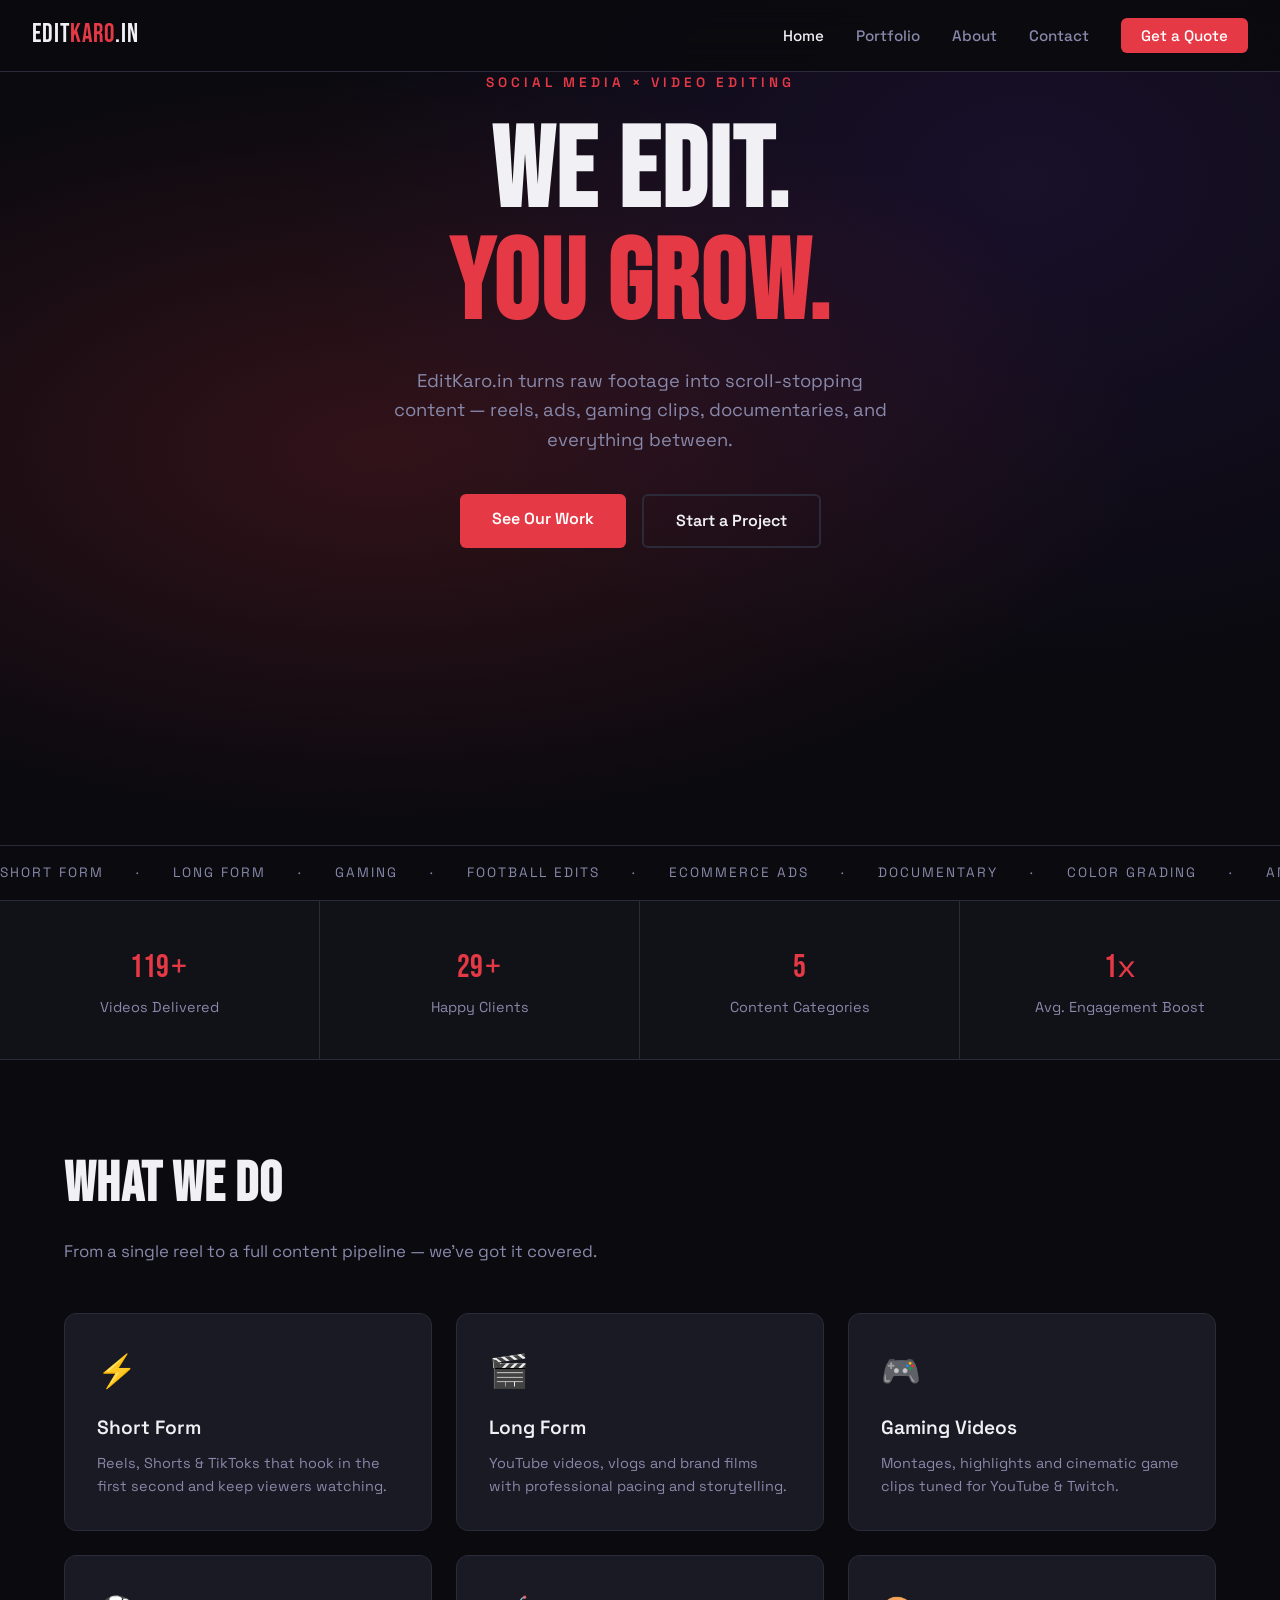
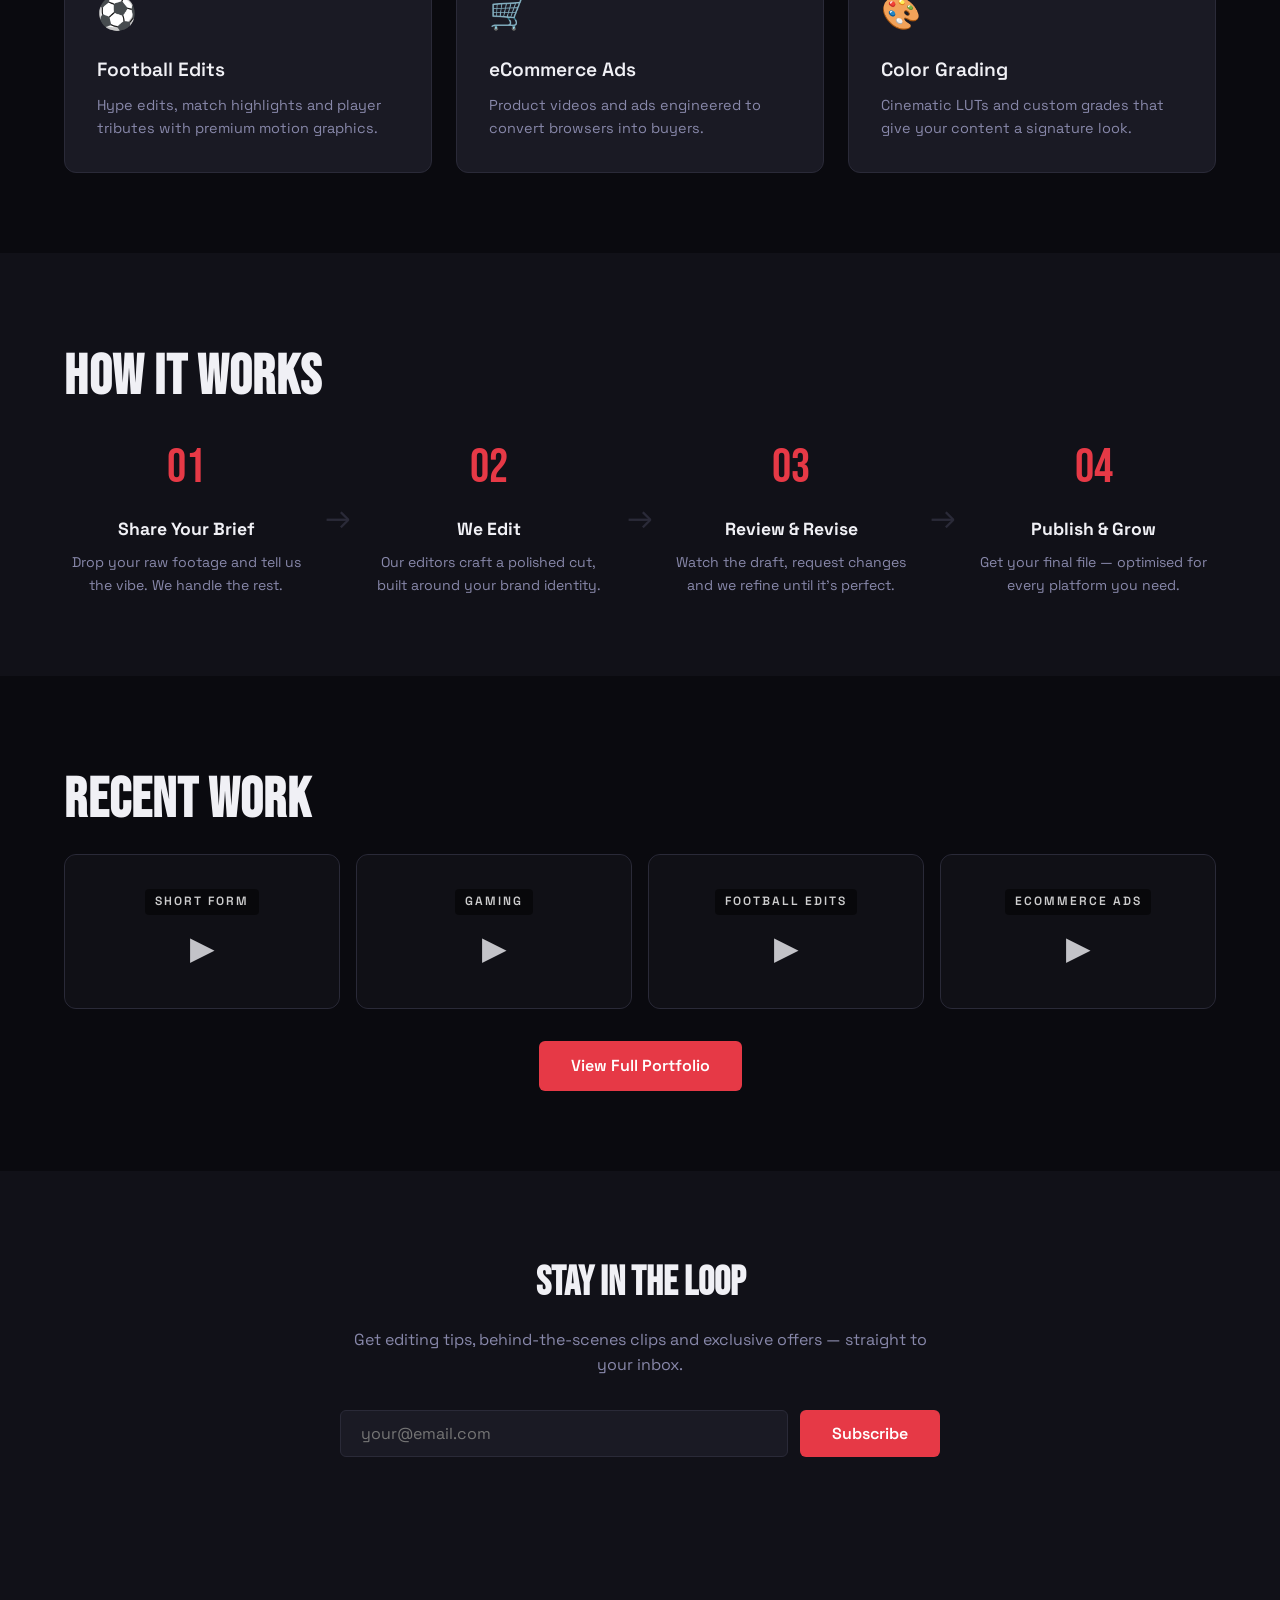
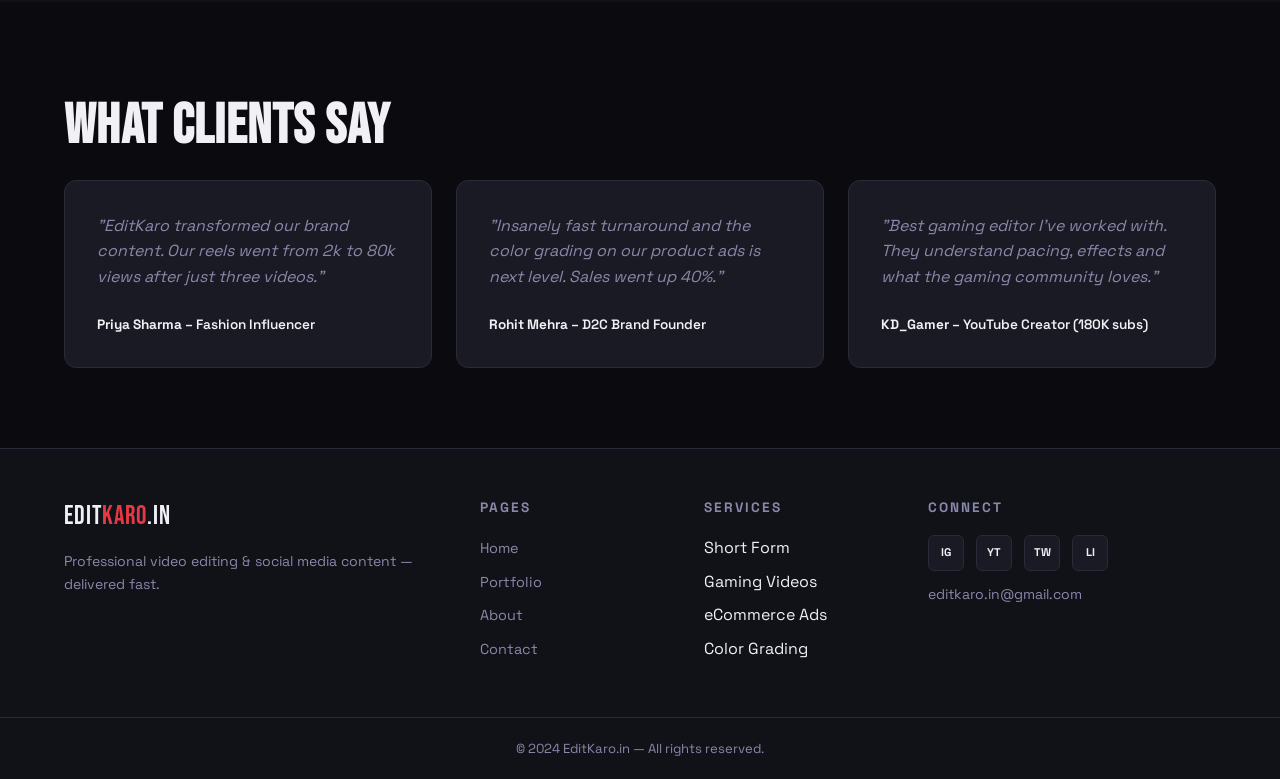
<file: index.html>
<!DOCTYPE html>
<html lang="en">
<head>
  <meta charset="UTF-8"/>
  <meta name="viewport" content="width=device-width, initial-scale=1.0"/>
  <meta name="description" content="EditKaro.in – Social media marketing & video editing agency. Short form, long form, gaming, football edits, eCommerce ads & more."/>
  <meta name="keywords" content="video editing, social media marketing, short form video, gaming edits, eCommerce ads, EditKaro"/>
  <title>EditKaro.in – Video Editing & Social Media Agency</title>
  <link rel="stylesheet" href="css/style.css"/>
  <link rel="preconnect" href="https://fonts.googleapis.com"/>
  <link href="https://fonts.googleapis.com/css2?family=Space+Grotesk:wght@300;400;500;600;700&family=Bebas+Neue&display=swap" rel="stylesheet"/>
</head>
<body>

<nav class="nav" id="nav">
  <a href="index.html" class="logo">Edit<span>Karo</span>.in</a>
  <button class="burger" id="burger" aria-label="Menu">&#9776;</button>
  <ul class="nav-links" id="nav-links">
    <li><a href="index.html" class="active">Home</a></li>
    <li><a href="portfolio.html">Portfolio</a></li>
    <li><a href="about.html">About</a></li>
    <li><a href="contact.html">Contact</a></li>
    <li><a href="contact.html" class="btn-nav">Get a Quote</a></li>
  </ul>
</nav>

<section class="hero">
  <div class="hero-bg"></div>
  <div class="hero-content">
    <span class="eyebrow">Social Media × Video Editing</span>
    <h1>We Edit.<br/><span class="accent">You Grow.</span></h1>
    <p>EditKaro.in turns raw footage into scroll-stopping content — reels, ads, gaming clips, documentaries, and everything between.</p>
    <div class="hero-cta">
      <a href="portfolio.html" class="btn-primary">See Our Work</a>
      <a href="contact.html" class="btn-ghost">Start a Project</a>
    </div>
  </div>
  <div class="hero-ticker">
    <div class="ticker-track">
      <span>Short Form</span><span>·</span><span>Long Form</span><span>·</span><span>Gaming</span><span>·</span><span>Football Edits</span><span>·</span><span>eCommerce Ads</span><span>·</span><span>Documentary</span><span>·</span><span>Color Grading</span><span>·</span><span>Anime</span><span>·</span><span>Short Form</span><span>·</span><span>Long Form</span><span>·</span><span>Gaming</span><span>·</span><span>Football Edits</span><span>·</span>
    </div>
  </div>
</section>


<section class="stats">
  <div class="stat"><span class="stat-num" data-target="200">0</span><span>+</span><p>Videos Delivered</p></div>
  <div class="stat"><span class="stat-num" data-target="50">0</span><span>+</span><p>Happy Clients</p></div>
  <div class="stat"><span class="stat-num" data-target="9">0</span><span></span><p>Content Categories</p></div>
  <div class="stat"><span class="stat-num" data-target="3">0</span><span>x</span><p>Avg. Engagement Boost</p></div>
</section>

<section class="services section-pad">
  <div class="container">
    <h2 class="section-title">What We Do</h2>
    <p class="section-sub">From a single reel to a full content pipeline — we've got it covered.</p>
    <div class="services-grid">
      <div class="service-card">
        <div class="svc-icon">⚡</div>
        <h3>Short Form</h3>
        <p>Reels, Shorts & TikToks that hook in the first second and keep viewers watching.</p>
      </div>
      <div class="service-card">
        <div class="svc-icon">🎬</div>
        <h3>Long Form</h3>
        <p>YouTube videos, vlogs and brand films with professional pacing and storytelling.</p>
      </div>
      <div class="service-card">
        <div class="svc-icon">🎮</div>
        <h3>Gaming Videos</h3>
        <p>Montages, highlights and cinematic game clips tuned for YouTube & Twitch.</p>
      </div>
      <div class="service-card">
        <div class="svc-icon">⚽</div>
        <h3>Football Edits</h3>
        <p>Hype edits, match highlights and player tributes with premium motion graphics.</p>
      </div>
      <div class="service-card">
        <div class="svc-icon">🛒</div>
        <h3>eCommerce Ads</h3>
        <p>Product videos and ads engineered to convert browsers into buyers.</p>
      </div>
      <div class="service-card">
        <div class="svc-icon">🎨</div>
        <h3>Color Grading</h3>
        <p>Cinematic LUTs and custom grades that give your content a signature look.</p>
      </div>
    </div>
  </div>
</section>


<section class="process section-pad alt-bg">
  <div class="container">
    <h2 class="section-title">How It Works</h2>
    <div class="steps">
      <div class="step">
        <div class="step-num">01</div>
        <h3>Share Your Brief</h3>
        <p>Drop your raw footage and tell us the vibe. We handle the rest.</p>
      </div>
      <div class="step-arrow">→</div>
      <div class="step">
        <div class="step-num">02</div>
        <h3>We Edit</h3>
        <p>Our editors craft a polished cut, built around your brand identity.</p>
      </div>
      <div class="step-arrow">→</div>
      <div class="step">
        <div class="step-num">03</div>
        <h3>Review & Revise</h3>
        <p>Watch the draft, request changes and we refine until it's perfect.</p>
      </div>
      <div class="step-arrow">→</div>
      <div class="step">
        <div class="step-num">04</div>
        <h3>Publish & Grow</h3>
        <p>Get your final file — optimised for every platform you need.</p>
      </div>
    </div>
  </div>
</section>


<section class="section-pad">
  <div class="container">
    <h2 class="section-title">Recent Work</h2>
    <div class="portfolio-preview-grid">
      <div class="pp-card port-card" style="--c:#e63946" data-video="videos/Nature.mp4" data-title="Brand Reel – Fashion" data-tag="Short Form">
        <div class="pp-label">Short Form</div>
        <div class="pp-play">&#9654;</div>
      </div>
      <div class="pp-card port-card" style="--c:#f4a261" data-video="videos/Nature.mp4" data-title="Valorant Montage" data-tag="Gaming">
        <div class="pp-label">Gaming</div>
        <div class="pp-play">&#9654;</div>
      </div>
      <div class="pp-card port-card" style="--c:#2a9d8f" data-video="videos/Nature.mp4" data-title="Ronaldo Tribute Edit" data-tag="Football Edits">
        <div class="pp-label">Football Edits</div>
        <div class="pp-play">&#9654;</div>
      </div>
      <div class="pp-card port-card" style="--c:#8338ec" data-video="videos/Nature.mp4" data-title="D2C Supplement Ad" data-tag="eCommerce Ads">
        <div class="pp-label">eCommerce Ads</div>
        <div class="pp-play">&#9654;</div>
      </div>
    </div>
    <div style="text-align:center;margin-top:2rem">
      <a href="portfolio.html" class="btn-primary">View Full Portfolio</a>
    </div>
  </div>
</section>


<section class="subscribe section-pad alt-bg">
  <div class="container">
    <div class="subscribe-box">
      <h2>Stay in the Loop</h2>
      <p>Get editing tips, behind-the-scenes clips and exclusive offers — straight to your inbox.</p>
      <form id="subscribe-form" class="sub-form">
        <input type="email" name="email" placeholder="your@email.com" required/>
        <button type="submit" class="btn-primary">Subscribe</button>
      </form>
      <p class="form-msg" id="sub-msg"></p>
    </div>
  </div>
</section>


<section class="testimonials section-pad">
  <div class="container">
    <h2 class="section-title">What Clients Say</h2>
    <div class="testi-grid">
      <div class="testi-card">
        <p>"EditKaro transformed our brand content. Our reels went from 2k to 80k views after just three videos."</p>
        <div class="testi-author"><strong>Priya Sharma</strong> – Fashion Influencer</div>
      </div>
      <div class="testi-card">
        <p>"Insanely fast turnaround and the color grading on our product ads is next level. Sales went up 40%."</p>
        <div class="testi-author"><strong>Rohit Mehra</strong> – D2C Brand Founder</div>
      </div>
      <div class="testi-card">
        <p>"Best gaming editor I've worked with. They understand pacing, effects and what the gaming community loves."</p>
        <div class="testi-author"><strong>KD_Gamer</strong> – YouTube Creator (180K subs)</div>
      </div>
    </div>
  </div>
</section>

<footer class="footer">
  <div class="container footer-inner">
    <div>
      <div class="logo">Edit<span>Karo</span>.in</div>
      <p>Professional video editing & social media content — delivered fast.</p>
    </div>
    <div>
      <h4>Pages</h4>
      <ul>
        <li><a href="index.html">Home</a></li>
        <li><a href="portfolio.html">Portfolio</a></li>
        <li><a href="about.html">About</a></li>
        <li><a href="contact.html">Contact</a></li>
      </ul>
    </div>
    <div>
      <h4>Services</h4>
      <ul>
        <li>Short Form</li>
        <li>Gaming Videos</li>
        <li>eCommerce Ads</li>
        <li>Color Grading</li>
      </ul>
    </div>
    <div>
      <h4>Connect</h4>
      <div class="socials">
        <a href="#" aria-label="Instagram">IG</a>
        <a href="#" aria-label="YouTube">YT</a>
        <a href="#" aria-label="Twitter">TW</a>
        <a href="#" aria-label="LinkedIn">LI</a>
      </div>
      <p class="footer-email">editkaro.in@gmail.com</p>
    </div>
  </div>
  <div class="footer-bottom">© 2024 EditKaro.in — All rights reserved.</div>
</footer>

<div class="lightbox" id="lightbox">
  <div class="lb-box">
    <button class="lb-close" id="lb-close">&#10005;</button>
    <div id="lb-media"></div>
    <div class="lb-title" id="lb-title"></div>
    <div class="lb-tag" id="lb-tag"></div>
  </div>
</div>

<script src="js/main.js"></script>
</body>
</html>
</file>
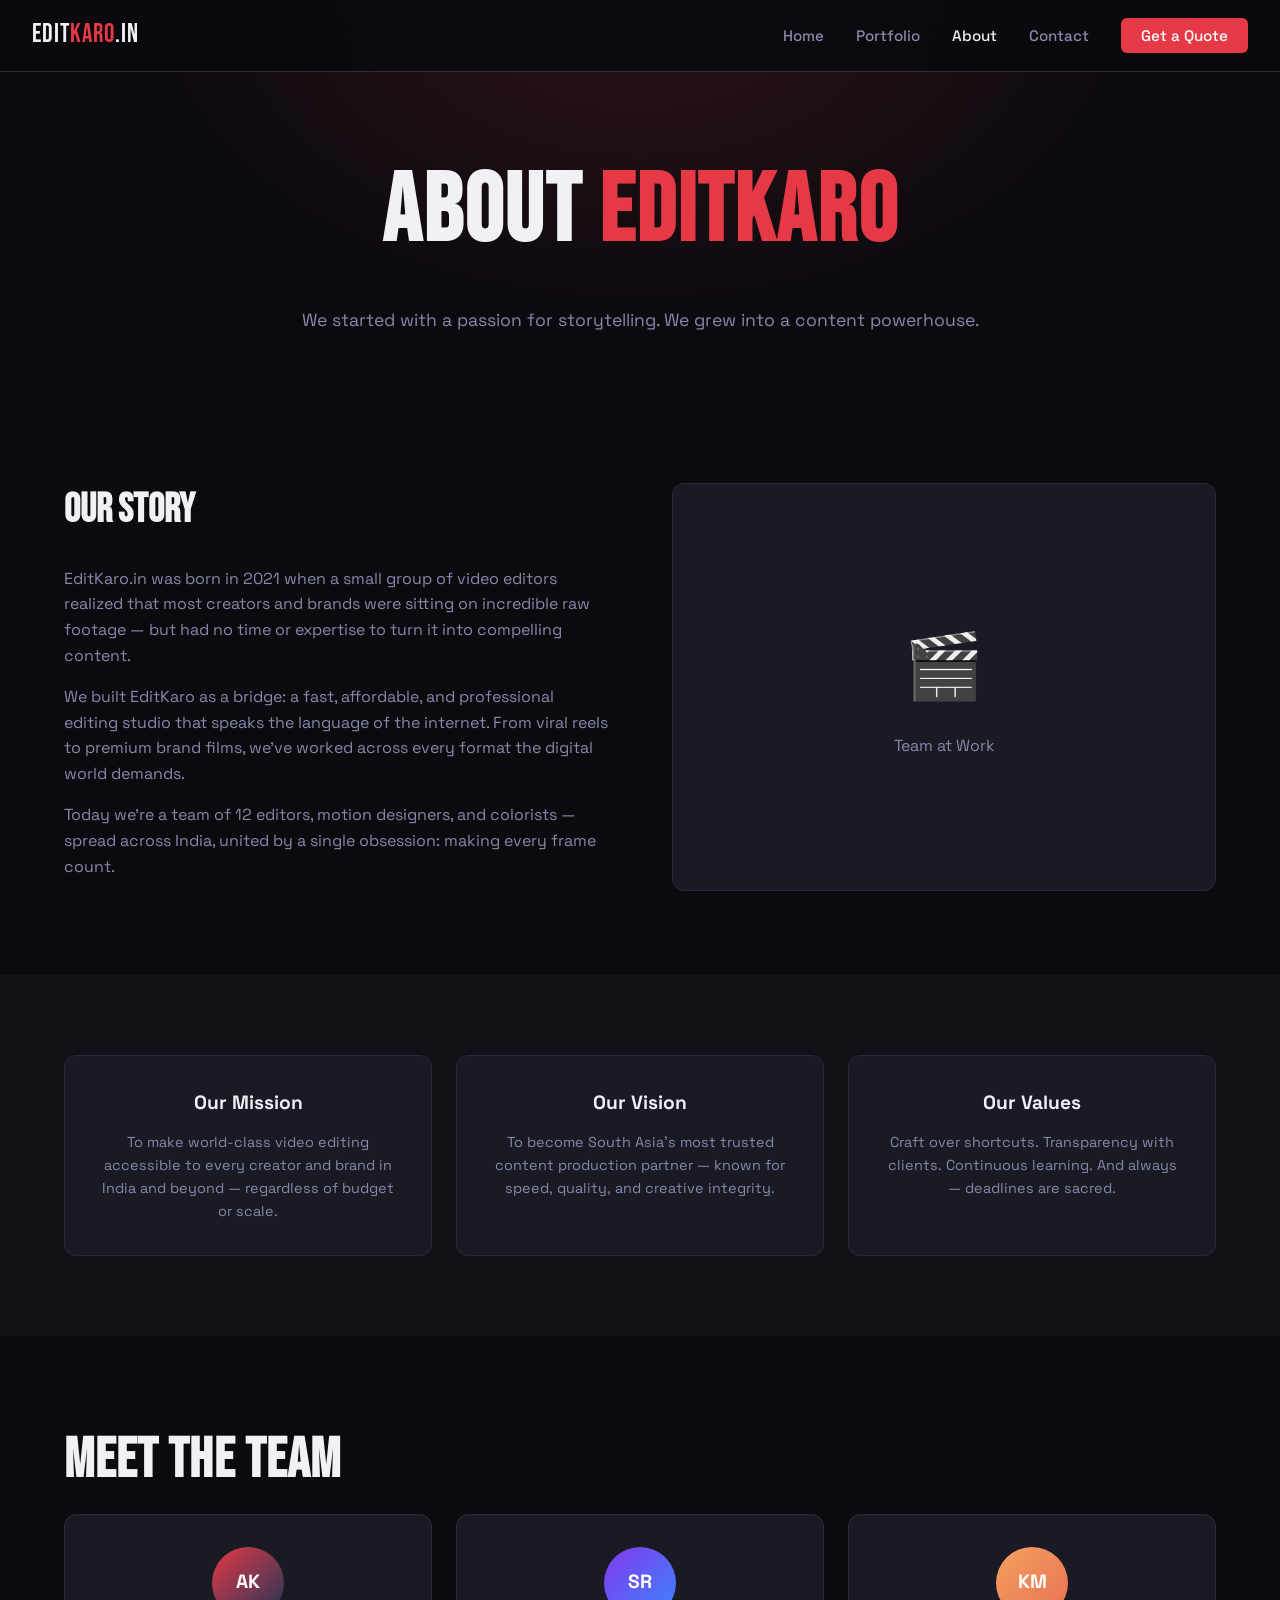
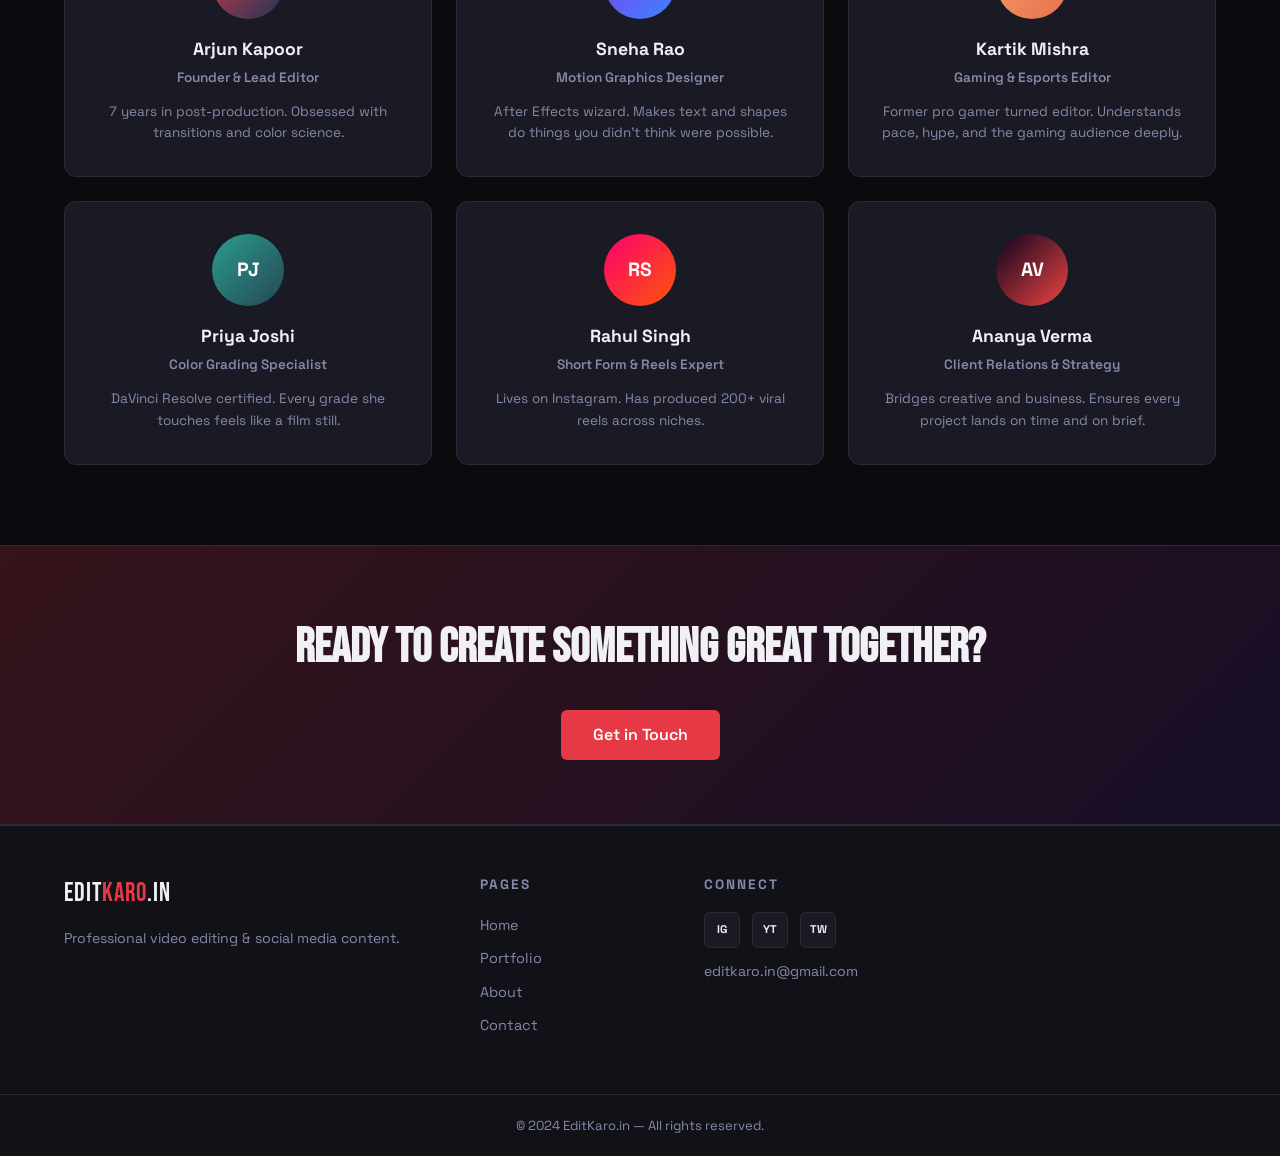
<file: about.html>
<!DOCTYPE html>
<html lang="en">
<head>
  <meta charset="UTF-8"/>
  <meta name="viewport" content="width=device-width, initial-scale=1.0"/>
  <meta name="description" content="About EditKaro.in – Our story, mission, vision and the team behind the edits."/>
  <title>About Us – EditKaro.in</title>
  <link rel="stylesheet" href="css/style.css"/>
  <link href="https://fonts.googleapis.com/css2?family=Space+Grotesk:wght@300;400;500;600;700&family=Bebas+Neue&display=swap" rel="stylesheet"/>
</head>
<body>

<nav class="nav" id="nav">
  <a href="index.html" class="logo">Edit<span>Karo</span>.in</a>
  <button class="burger" id="burger" aria-label="Menu">&#9776;</button>
  <ul class="nav-links" id="nav-links">
    <li><a href="index.html">Home</a></li>
    <li><a href="portfolio.html">Portfolio</a></li>
    <li><a href="about.html" class="active">About</a></li>
    <li><a href="contact.html">Contact</a></li>
    <li><a href="contact.html" class="btn-nav">Get a Quote</a></li>
  </ul>
</nav>

<section class="page-hero">
  <h1>About <span class="accent">EditKaro</span></h1>
  <p>We started with a passion for storytelling. We grew into a content powerhouse.</p>
</section>

<section class="section-pad">
  <div class="container about-story">
    <div class="about-text">
      <h2>Our Story</h2>
      <p>EditKaro.in was born in 2021 when a small group of video editors realized that most creators and brands were sitting on incredible raw footage — but had no time or expertise to turn it into compelling content.</p>
      <p>We built EditKaro as a bridge: a fast, affordable, and professional editing studio that speaks the language of the internet. From viral reels to premium brand films, we've worked across every format the digital world demands.</p>
      <p>Today we're a team of 12 editors, motion designers, and colorists — spread across India, united by a single obsession: making every frame count.</p>
    </div>
    <div class="about-img-block">
      <div class="about-img-placeholder">
        <span>🎬</span>
        <p>Team at Work</p>
      </div>
    </div>
  </div>
</section>


<section class="mv-section section-pad alt-bg">
  <div class="container mv-grid">
    <div class="mv-card">
      <h3>Our Mission</h3>
      <p>To make world-class video editing accessible to every creator and brand in India and beyond — regardless of budget or scale.</p>
    </div>
    <div class="mv-card">
      <h3>Our Vision</h3>
      <p>To become South Asia's most trusted content production partner — known for speed, quality, and creative integrity.</p>
    </div>
    <div class="mv-card">
      <h3>Our Values</h3>
      <p>Craft over shortcuts. Transparency with clients. Continuous learning. And always — deadlines are sacred.</p>
    </div>
  </div>
</section>


<section class="team-section section-pad">
  <div class="container">
    <h2 class="section-title">Meet the Team</h2>
    <div class="team-grid">
      <div class="team-card">
        <div class="team-avatar" style="background:linear-gradient(135deg,#e63946,#1d3557)">AK</div>
        <h3>Arjun Kapoor</h3>
        <p class="team-role">Founder & Lead Editor</p>
        <p>7 years in post-production. Obsessed with transitions and color science.</p>
      </div>
      <div class="team-card">
        <div class="team-avatar" style="background:linear-gradient(135deg,#8338ec,#3a86ff)">SR</div>
        <h3>Sneha Rao</h3>
        <p class="team-role">Motion Graphics Designer</p>
        <p>After Effects wizard. Makes text and shapes do things you didn't think were possible.</p>
      </div>
      <div class="team-card">
        <div class="team-avatar" style="background:linear-gradient(135deg,#f4a261,#e76f51)">KM</div>
        <h3>Kartik Mishra</h3>
        <p class="team-role">Gaming & Esports Editor</p>
        <p>Former pro gamer turned editor. Understands pace, hype, and the gaming audience deeply.</p>
      </div>
      <div class="team-card">
        <div class="team-avatar" style="background:linear-gradient(135deg,#2a9d8f,#264653)">PJ</div>
        <h3>Priya Joshi</h3>
        <p class="team-role">Color Grading Specialist</p>
        <p>DaVinci Resolve certified. Every grade she touches feels like a film still.</p>
      </div>
      <div class="team-card">
        <div class="team-avatar" style="background:linear-gradient(135deg,#ff006e,#fb5607)">RS</div>
        <h3>Rahul Singh</h3>
        <p class="team-role">Short Form & Reels Expert</p>
        <p>Lives on Instagram. Has produced 200+ viral reels across niches.</p>
      </div>
      <div class="team-card">
        <div class="team-avatar" style="background:linear-gradient(135deg,#0d0221,#ee4540)">AV</div>
        <h3>Ananya Verma</h3>
        <p class="team-role">Client Relations & Strategy</p>
        <p>Bridges creative and business. Ensures every project lands on time and on brief.</p>
      </div>
    </div>
  </div>
</section>

<section class="cta-band">
  <div class="container" style="text-align:center">
    <h2>Ready to create something great together?</h2>
    <a href="contact.html" class="btn-primary" style="margin-top:1.5rem;display:inline-block">Get in Touch</a>
  </div>
</section>

<footer class="footer">
  <div class="container footer-inner">
    <div><div class="logo">Edit<span>Karo</span>.in</div><p>Professional video editing & social media content.</p></div>
    <div><h4>Pages</h4><ul><li><a href="index.html">Home</a></li><li><a href="portfolio.html">Portfolio</a></li><li><a href="about.html">About</a></li><li><a href="contact.html">Contact</a></li></ul></div>
    <div><h4>Connect</h4><div class="socials"><a href="#">IG</a><a href="#">YT</a><a href="#">TW</a></div><p class="footer-email">editkaro.in@gmail.com</p></div>
  </div>
  <div class="footer-bottom">© 2024 EditKaro.in — All rights reserved.</div>
</footer>

<script src="js/main.js"></script>
</body>
</html>
</file>
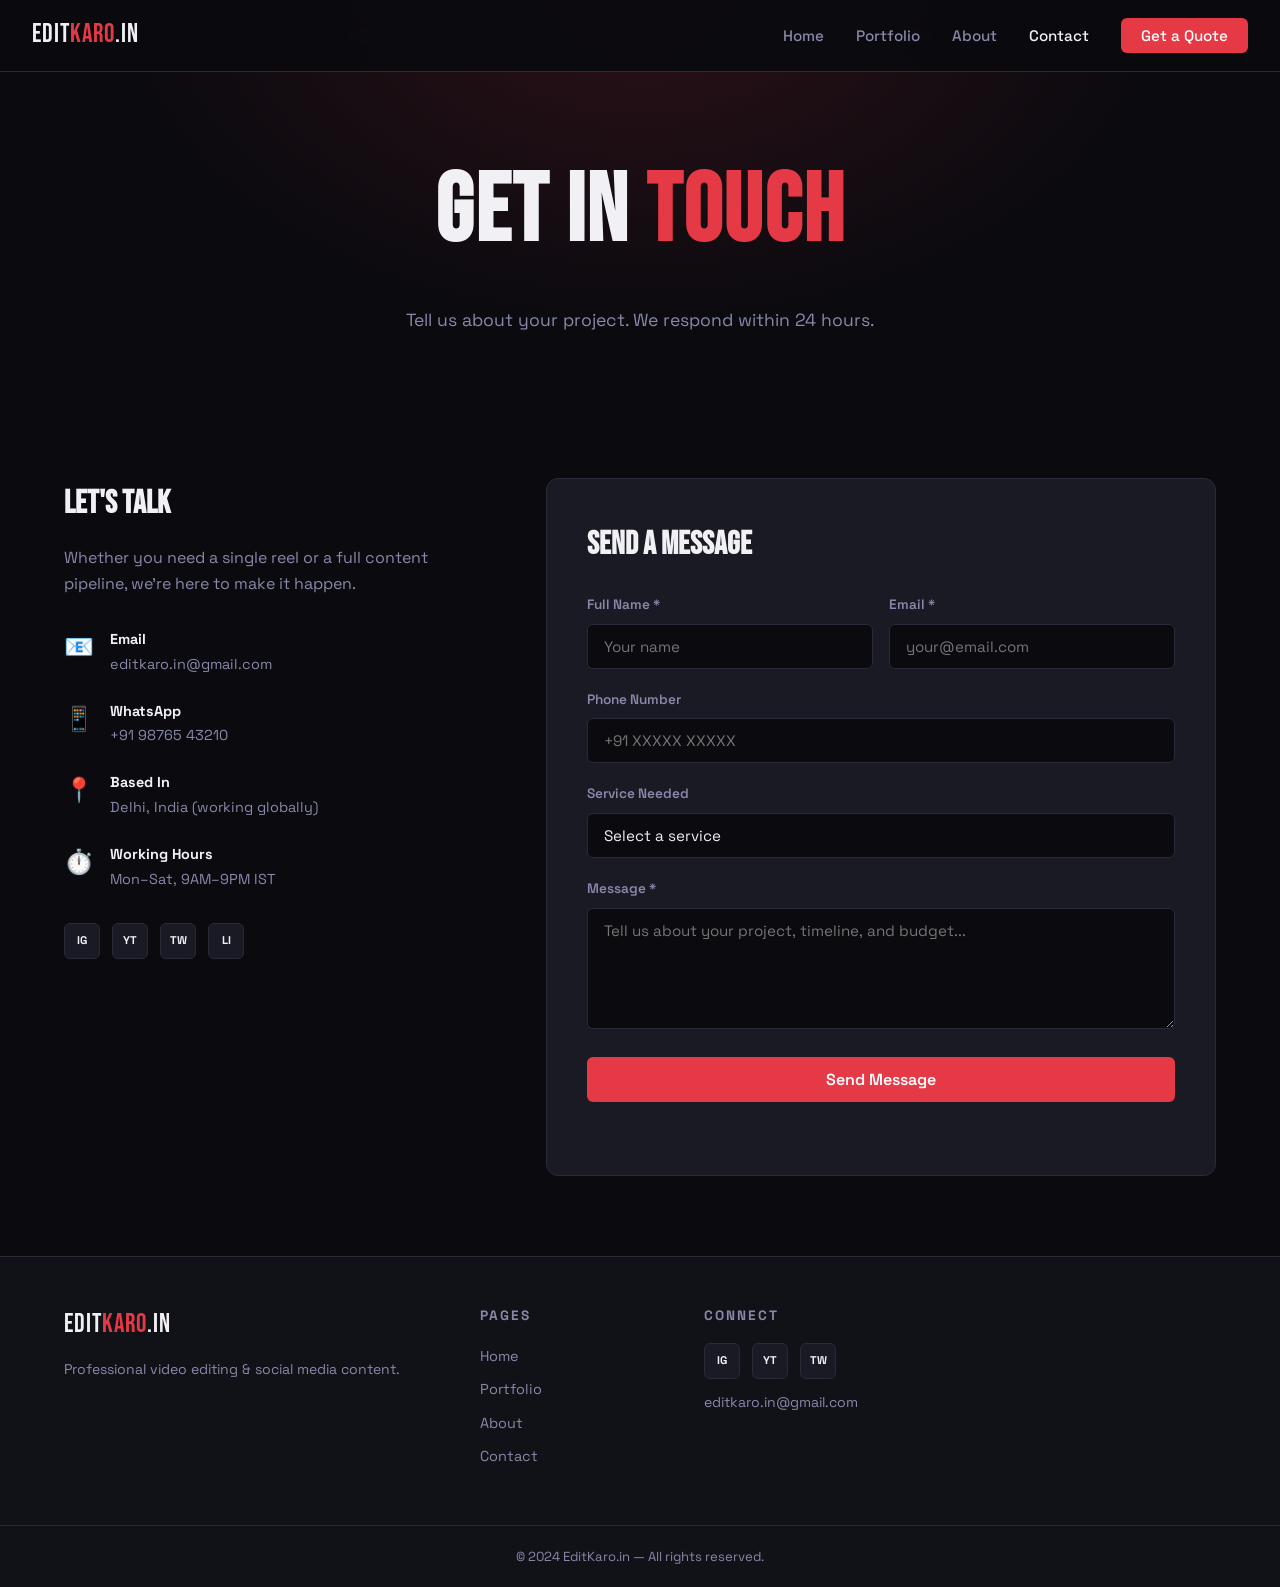
<file: contact.html>
<!DOCTYPE html>
<html lang="en">
<head>
  <meta charset="UTF-8"/>
  <meta name="viewport" content="width=device-width, initial-scale=1.0"/>
  <meta name="description" content="Contact EditKaro.in – Get a quote, ask a question, or just say hi."/>
  <title>Contact Us – EditKaro.in</title>
  <link rel="stylesheet" href="css/style.css"/>
  <link href="https://fonts.googleapis.com/css2?family=Space+Grotesk:wght@300;400;500;600;700&family=Bebas+Neue&display=swap" rel="stylesheet"/>
</head>
<body>

<nav class="nav" id="nav">
  <a href="index.html" class="logo">Edit<span>Karo</span>.in</a>
  <button class="burger" id="burger" aria-label="Menu">&#9776;</button>
  <ul class="nav-links" id="nav-links">
    <li><a href="index.html">Home</a></li>
    <li><a href="portfolio.html">Portfolio</a></li>
    <li><a href="about.html">About</a></li>
    <li><a href="contact.html" class="active">Contact</a></li>
    <li><a href="contact.html" class="btn-nav">Get a Quote</a></li>
  </ul>
</nav>

<section class="page-hero">
  <h1>Get in <span class="accent">Touch</span></h1>
  <p>Tell us about your project. We respond within 24 hours.</p>
</section>

<section class="section-pad">
  <div class="container contact-layout">

    <div class="contact-info">
      <h2>Let's Talk</h2>
      <p>Whether you need a single reel or a full content pipeline, we're here to make it happen.</p>
      <div class="info-item">
        <span class="info-icon">📧</span>
        <div><strong>Email</strong><p>editkaro.in@gmail.com</p></div>
      </div>
      <div class="info-item">
        <span class="info-icon">📱</span>
        <div><strong>WhatsApp</strong><p>+91 98765 43210</p></div>
      </div>
      <div class="info-item">
        <span class="info-icon">📍</span>
        <div><strong>Based In</strong><p>Delhi, India (working globally)</p></div>
      </div>
      <div class="info-item">
        <span class="info-icon">⏱️</span>
        <div><strong>Working Hours</strong><p>Mon–Sat, 9AM–9PM IST</p></div>
      </div>
      <div class="socials" style="margin-top:2rem">
        <a href="#" aria-label="Instagram">IG</a>
        <a href="#" aria-label="YouTube">YT</a>
        <a href="#" aria-label="Twitter">TW</a>
        <a href="#" aria-label="LinkedIn">LI</a>
      </div>
    </div>


    <div class="contact-form-box">
      <h2>Send a Message</h2>
      <form id="contact-form">
        <div class="form-row">
          <div class="form-group">
            <label for="name">Full Name *</label>
            <input type="text" id="name" name="name" placeholder="Your name" required/>
          </div>
          <div class="form-group">
            <label for="email">Email *</label>
            <input type="email" id="email" name="email" placeholder="your@email.com" required/>
          </div>
        </div>
        <div class="form-group">
          <label for="phone">Phone Number</label>
          <input type="tel" id="phone" name="phone" placeholder="+91 XXXXX XXXXX"/>
        </div>
        <div class="form-group">
          <label for="service">Service Needed</label>
          <select id="service" name="service">
            <option value="">Select a service</option>
            <option>Short Form / Reels</option>
            <option>Long Form / YouTube</option>
            <option>Gaming Videos</option>
            <option>Football Edits</option>
            <option>eCommerce Ads</option>
            <option>Documentary Style</option>
            <option>Color Grading</option>
            <option>Anime / AMV</option>
            <option>Ads / Performance Video</option>
            <option>Multiple Services</option>
          </select>
        </div>
        <div class="form-group">
          <label for="message">Message *</label>
          <textarea id="message" name="message" rows="5" placeholder="Tell us about your project, timeline, and budget..." required></textarea>
        </div>
        <button type="submit" class="btn-primary btn-full">Send Message</button>
        <p class="form-msg" id="contact-msg"></p>
      </form>
    </div>
  </div>
</section>

<footer class="footer">
  <div class="container footer-inner">
    <div><div class="logo">Edit<span>Karo</span>.in</div><p>Professional video editing & social media content.</p></div>
    <div><h4>Pages</h4><ul><li><a href="index.html">Home</a></li><li><a href="portfolio.html">Portfolio</a></li><li><a href="about.html">About</a></li><li><a href="contact.html">Contact</a></li></ul></div>
    <div><h4>Connect</h4><div class="socials"><a href="#">IG</a><a href="#">YT</a><a href="#">TW</a></div><p class="footer-email">editkaro.in@gmail.com</p></div>
  </div>
  <div class="footer-bottom">© 2024 EditKaro.in — All rights reserved.</div>
</footer>

<script src="js/main.js"></script>
</body>
</html>
</file>
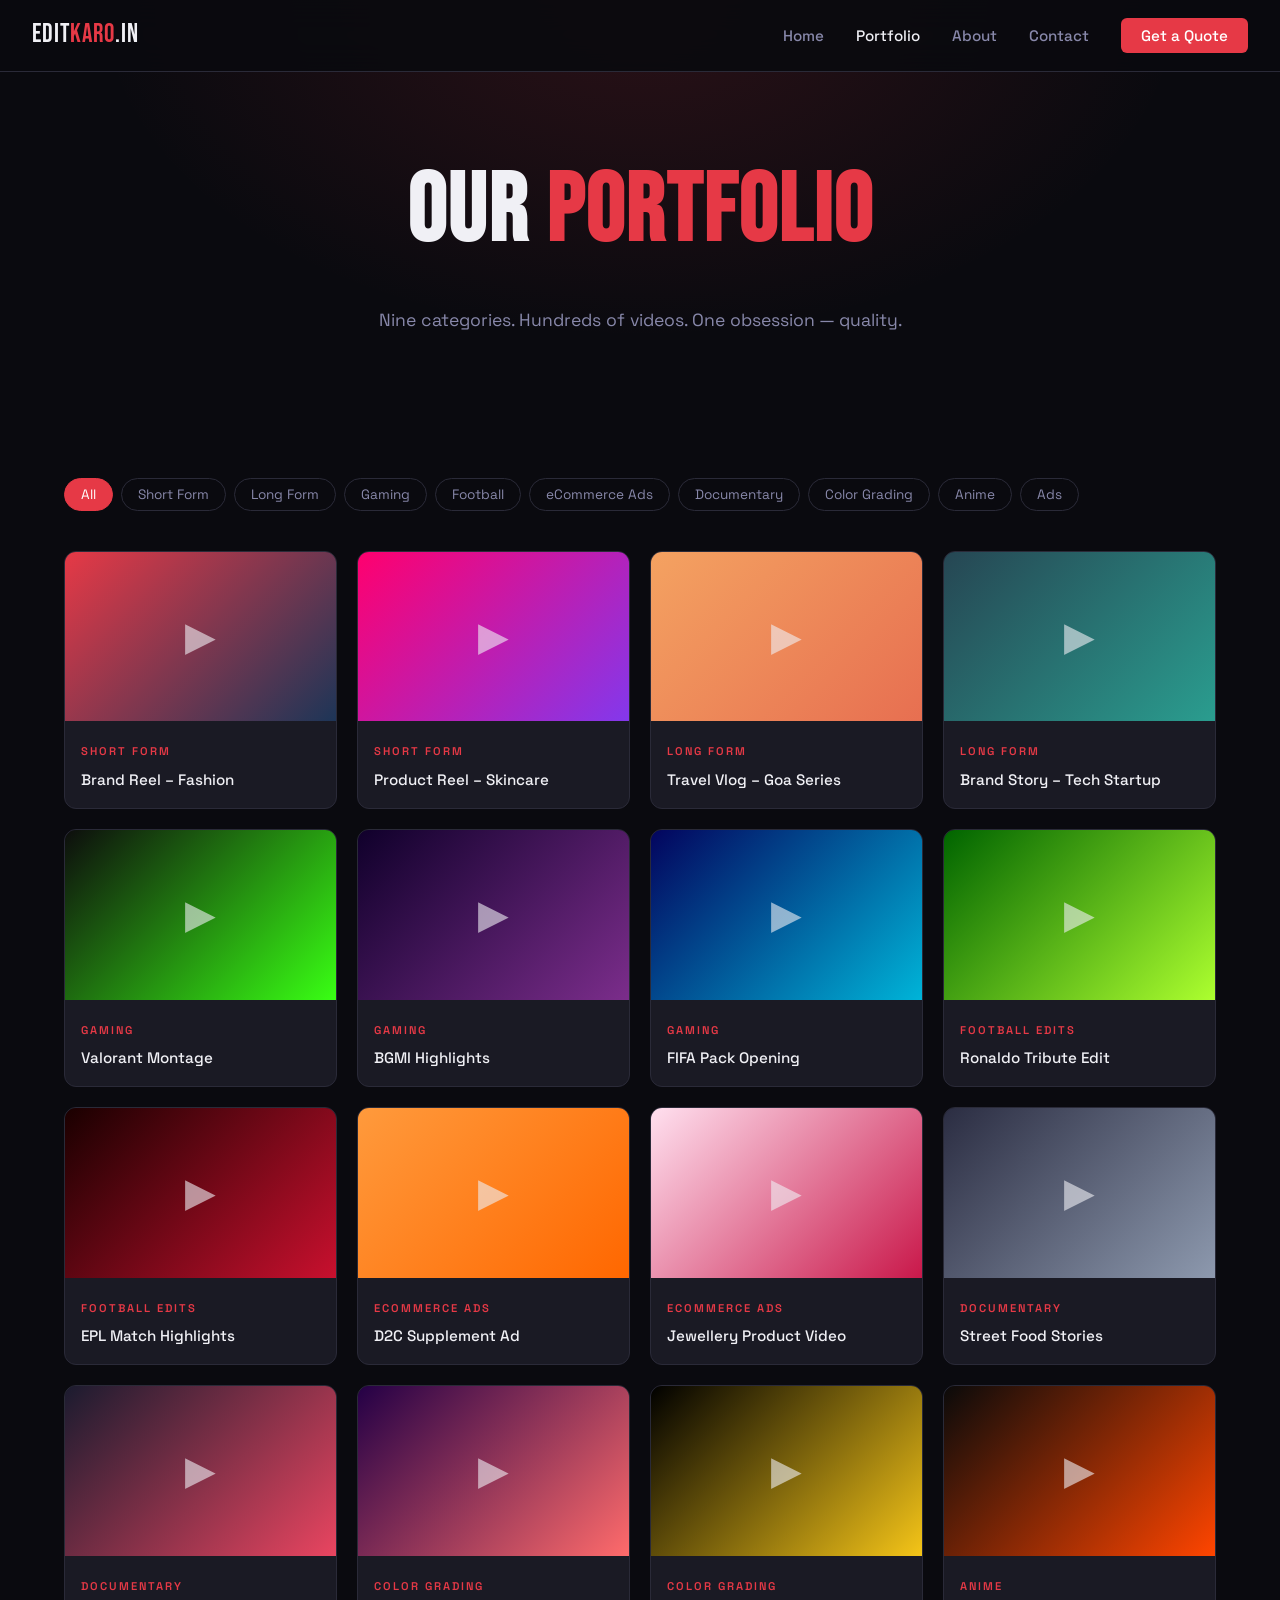
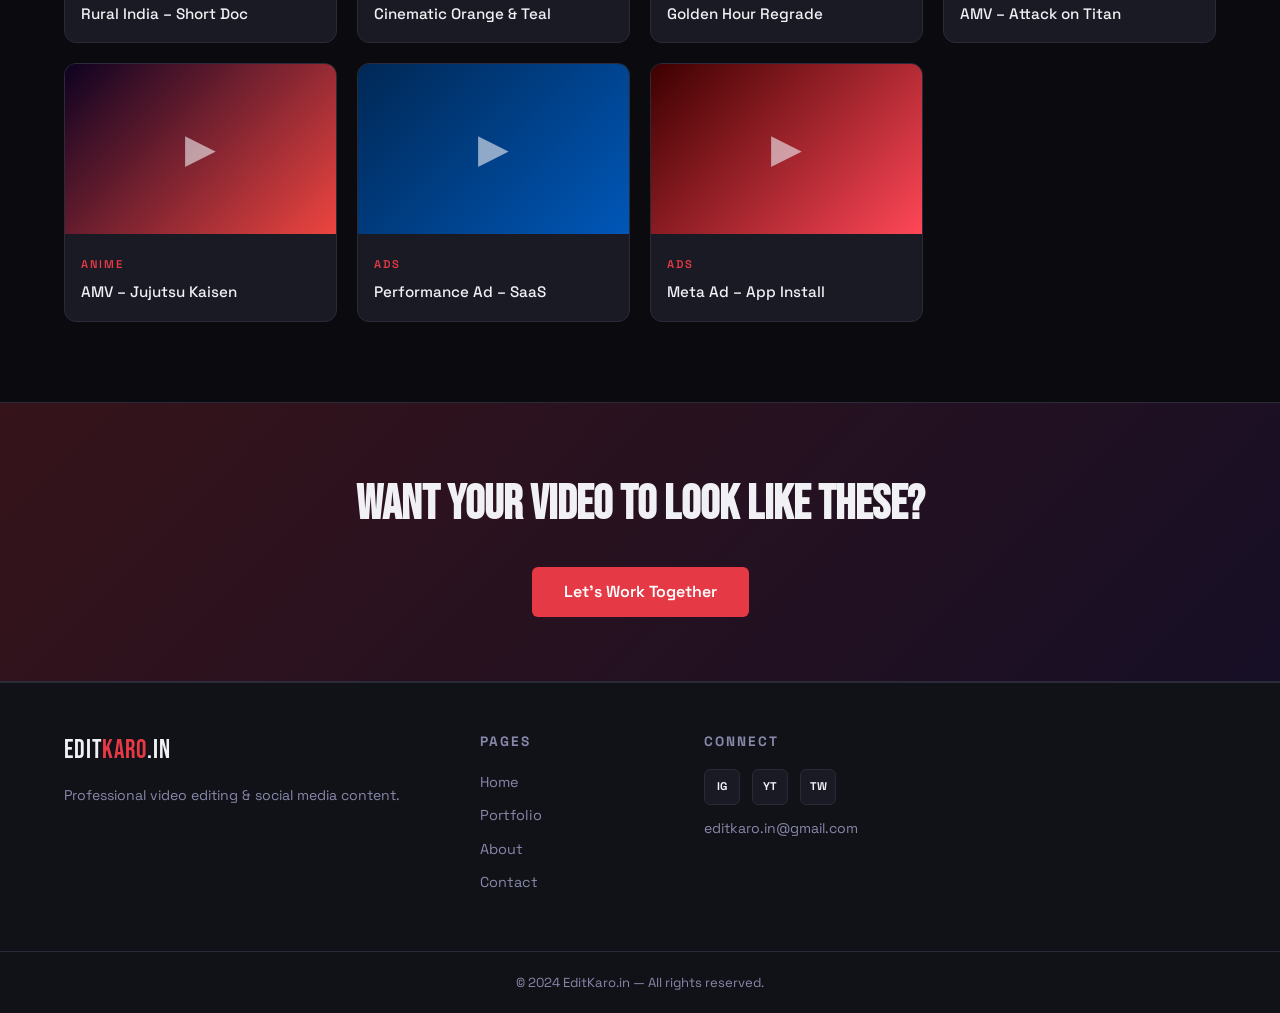
<file: portfolio.html>
<!DOCTYPE html>
<html lang="en">
<head>
  <meta charset="UTF-8"/>
  <meta name="viewport" content="width=device-width, initial-scale=1.0"/>
  <title>Portfolio – EditKaro.in</title>
  <link rel="stylesheet" href="css/style.css"/>
  <link href="https://fonts.googleapis.com/css2?family=Space+Grotesk:wght@300;400;500;600;700&family=Bebas+Neue&display=swap" rel="stylesheet"/>
</head>
<body>

<nav class="nav" id="nav">
  <a href="index.html" class="logo">Edit<span>Karo</span>.in</a>
  <button class="burger" id="burger">&#9776;</button>
  <ul class="nav-links" id="nav-links">
    <li><a href="index.html">Home</a></li>
    <li><a href="portfolio.html" class="active">Portfolio</a></li>
    <li><a href="about.html">About</a></li>
    <li><a href="contact.html">Contact</a></li>
    <li><a href="contact.html" class="btn-nav">Get a Quote</a></li>
  </ul>
</nav>

<section class="page-hero">
  <h1>Our <span class="accent">Portfolio</span></h1>
  <p>Nine categories. Hundreds of videos. One obsession — quality.</p>
</section>

<section class="portfolio-section section-pad">
  <div class="container">
    <div class="filter-tabs" id="filter-tabs">
      <button class="filter-btn active" data-cat="all">All</button>
      <button class="filter-btn" data-cat="short-form">Short Form</button>
      <button class="filter-btn" data-cat="long-form">Long Form</button>
      <button class="filter-btn" data-cat="gaming">Gaming</button>
      <button class="filter-btn" data-cat="football">Football</button>
      <button class="filter-btn" data-cat="ecommerce">eCommerce Ads</button>
      <button class="filter-btn" data-cat="documentary">Documentary</button>
      <button class="filter-btn" data-cat="color">Color Grading</button>
      <button class="filter-btn" data-cat="anime">Anime</button>
      <button class="filter-btn" data-cat="ads">Ads</button>
    </div>

    <div class="portfolio-grid">
      <div class="port-card" data-cat="short-form" data-video="videos/Nature.mp4" data-title="Brand Reel – Fashion" data-tag="Short Form">
        <div class="port-thumb" style="background:linear-gradient(135deg,#e63946,#1d3557)"><div class="port-play">&#9654;</div></div>
        <div class="port-info"><span class="port-tag">Short Form</span><h3>Brand Reel – Fashion</h3></div>
      </div>
      <div class="port-card" data-cat="short-form" data-video="videos/Nature.mp4" data-title="Product Reel – Skincare" data-tag="Short Form">
        <div class="port-thumb" style="background:linear-gradient(135deg,#ff006e,#8338ec)"><div class="port-play">&#9654;</div></div>
        <div class="port-info"><span class="port-tag">Short Form</span><h3>Product Reel – Skincare</h3></div>
      </div>
      <div class="port-card" data-cat="long-form" data-video="videos/Nature.mp4" data-title="Travel Vlog – Goa Series" data-tag="Long Form">
        <div class="port-thumb" style="background:linear-gradient(135deg,#f4a261,#e76f51)"><div class="port-play">&#9654;</div></div>
        <div class="port-info"><span class="port-tag">Long Form</span><h3>Travel Vlog – Goa Series</h3></div>
      </div>
      <div class="port-card" data-cat="long-form" data-video="videos/Nature.mp4" data-title="Brand Story – Tech Startup" data-tag="Long Form">
        <div class="port-thumb" style="background:linear-gradient(135deg,#264653,#2a9d8f)"><div class="port-play">&#9654;</div></div>
        <div class="port-info"><span class="port-tag">Long Form</span><h3>Brand Story – Tech Startup</h3></div>
      </div>
      <div class="port-card" data-cat="gaming" data-video="videos/Nature.mp4" data-title="Valorant Montage" data-tag="Gaming">
        <div class="port-thumb" style="background:linear-gradient(135deg,#0d0d0d,#39ff14)"><div class="port-play">&#9654;</div></div>
        <div class="port-info"><span class="port-tag">Gaming</span><h3>Valorant Montage</h3></div>
      </div>
      <div class="port-card" data-cat="gaming" data-video="videos/Nature.mp4" data-title="BGMI Highlights" data-tag="Gaming">
        <div class="port-thumb" style="background:linear-gradient(135deg,#10002b,#7b2d8b)"><div class="port-play">&#9654;</div></div>
        <div class="port-info"><span class="port-tag">Gaming</span><h3>BGMI Highlights</h3></div>
      </div>
      <div class="port-card" data-cat="gaming" data-video="videos/Nature.mp4" data-title="FIFA Pack Opening" data-tag="Gaming">
        <div class="port-thumb" style="background:linear-gradient(135deg,#03045e,#00b4d8)"><div class="port-play">&#9654;</div></div>
        <div class="port-info"><span class="port-tag">Gaming</span><h3>FIFA Pack Opening</h3></div>
      </div>
      <div class="port-card" data-cat="football" data-video="videos/Nature.mp4" data-title="Ronaldo Tribute Edit" data-tag="Football Edits">
        <div class="port-thumb" style="background:linear-gradient(135deg,#006400,#adff2f)"><div class="port-play">&#9654;</div></div>
        <div class="port-info"><span class="port-tag">Football Edits</span><h3>Ronaldo Tribute Edit</h3></div>
      </div>
      <div class="port-card" data-cat="football" data-video="videos/Nature.mp4" data-title="EPL Match Highlights" data-tag="Football Edits">
        <div class="port-thumb" style="background:linear-gradient(135deg,#1a0000,#c8102e)"><div class="port-play">&#9654;</div></div>
        <div class="port-info"><span class="port-tag">Football Edits</span><h3>EPL Match Highlights</h3></div>
      </div>

  
      <div class="port-card" data-cat="ecommerce" data-video="videos/Nature.mp4" data-title="D2C Supplement Ad" data-tag="eCommerce Ads">
        <div class="port-thumb" style="background:linear-gradient(135deg,#ff9a3c,#ff6700)"><div class="port-play">&#9654;</div></div>
        <div class="port-info"><span class="port-tag">eCommerce Ads</span><h3>D2C Supplement Ad</h3></div>
      </div>
      <div class="port-card" data-cat="ecommerce" data-video="videos/Nature.mp4" data-title="Jewellery Product Video" data-tag="eCommerce Ads">
        <div class="port-thumb" style="background:linear-gradient(135deg,#ffe0ef,#c9184a)"><div class="port-play">&#9654;</div></div>
        <div class="port-info"><span class="port-tag">eCommerce Ads</span><h3>Jewellery Product Video</h3></div>
      </div>

    
      <div class="port-card" data-cat="documentary" data-video="videos/Nature.mp4" data-title="Street Food Stories" data-tag="Documentary">
        <div class="port-thumb" style="background:linear-gradient(135deg,#2b2d42,#8d99ae)"><div class="port-play">&#9654;</div></div>
        <div class="port-info"><span class="port-tag">Documentary</span><h3>Street Food Stories</h3></div>
      </div>
      <div class="port-card" data-cat="documentary" data-video="videos/Nature.mp4" data-title="Rural India – Short Doc" data-tag="Documentary">
        <div class="port-thumb" style="background:linear-gradient(135deg,#1b1b2f,#e94560)"><div class="port-play">&#9654;</div></div>
        <div class="port-info"><span class="port-tag">Documentary</span><h3>Rural India – Short Doc</h3></div>
      </div>

  
      <div class="port-card" data-cat="color" data-video="videos/Nature.mp4" data-title="Cinematic Orange & Teal" data-tag="Color Grading">
        <div class="port-thumb" style="background:linear-gradient(135deg,#240046,#ff6b6b)"><div class="port-play">&#9654;</div></div>
        <div class="port-info"><span class="port-tag">Color Grading</span><h3>Cinematic Orange & Teal</h3></div>
      </div>
      <div class="port-card" data-cat="color" data-video="videos/Nature.mp4" data-title="Golden Hour Regrade" data-tag="Color Grading">
        <div class="port-thumb" style="background:linear-gradient(135deg,#000000,#f5c518)"><div class="port-play">&#9654;</div></div>
        <div class="port-info"><span class="port-tag">Color Grading</span><h3>Golden Hour Regrade</h3></div>
      </div>
      <div class="port-card" data-cat="anime" data-video="videos/Nature.mp4" data-title="AMV – Attack on Titan" data-tag="Anime">
        <div class="port-thumb" style="background:linear-gradient(135deg,#0a0a0a,#ff4500)"><div class="port-play">&#9654;</div></div>
        <div class="port-info"><span class="port-tag">Anime</span><h3>AMV – Attack on Titan</h3></div>
      </div>
      <div class="port-card" data-cat="anime" data-video="videos/Nature.mp4" data-title="AMV – Jujutsu Kaisen" data-tag="Anime">
        <div class="port-thumb" style="background:linear-gradient(135deg,#0d0221,#ee4540)"><div class="port-play">&#9654;</div></div>
        <div class="port-info"><span class="port-tag">Anime</span><h3>AMV – Jujutsu Kaisen</h3></div>
      </div>

  
      <div class="port-card" data-cat="ads" data-video="videos/Nature.mp4" data-title="Performance Ad – SaaS" data-tag="Ads">
        <div class="port-thumb" style="background:linear-gradient(135deg,#002855,#0057b8)"><div class="port-play">&#9654;</div></div>
        <div class="port-info"><span class="port-tag">Ads</span><h3>Performance Ad – SaaS</h3></div>
      </div>
      <div class="port-card" data-cat="ads" data-video="videos/Nature.mp4" data-title="Meta Ad – App Install" data-tag="Ads">
        <div class="port-thumb" style="background:linear-gradient(135deg,#3d0000,#ff4757)"><div class="port-play">&#9654;</div></div>
        <div class="port-info"><span class="port-tag">Ads</span><h3>Meta Ad – App Install</h3></div>
      </div>

    </div>
  </div>
</section>


<div class="lightbox" id="lightbox">
  <div class="lb-box">
    <button class="lb-close" id="lb-close">&#10005;</button>
    <div id="lb-media"></div>
    <div class="lb-title" id="lb-title"></div>
    <div class="lb-tag" id="lb-tag"></div>
  </div>
</div>

<section class="cta-band">
  <div class="container" style="text-align:center">
    <h2>Want your video to look like these?</h2>
    <a href="contact.html" class="btn-primary" style="margin-top:1.5rem;display:inline-block">Let's Work Together</a>
  </div>
</section>

<footer class="footer">
  <div class="container footer-inner">
    <div><div class="logo">Edit<span>Karo</span>.in</div><p>Professional video editing & social media content.</p></div>
    <div><h4>Pages</h4><ul><li><a href="index.html">Home</a></li><li><a href="portfolio.html">Portfolio</a></li><li><a href="about.html">About</a></li><li><a href="contact.html">Contact</a></li></ul></div>
    <div><h4>Connect</h4><div class="socials"><a href="#">IG</a><a href="#">YT</a><a href="#">TW</a></div><p class="footer-email">editkaro.in@gmail.com</p></div>
  </div>
  <div class="footer-bottom">&#169; 2024 EditKaro.in — All rights reserved.</div>
</footer>

<script src="js/main.js"></script>
</body>
</html>
</file>
<file: css/style.css>
:root {
  --bg: #0a0a0f;
  --bg2: #111118;
  --surface: #1a1a24;
  --accent: #e63946;
  --accent2: #ff6b6b;
  --text: #f0f0f5;
  --muted: #8888aa;
  --border: #2a2a38;
  --radius: 12px;
  --nav-h: 72px;
  --font-display: 'Bebas Neue', sans-serif;
  --font-body: 'Space Grotesk', sans-serif;
}

*, *::before, *::after { box-sizing: border-box; margin: 0; padding: 0; }

html { scroll-behavior: smooth; }

body {
  background: var(--bg);
  color: var(--text);
  font-family: var(--font-body);
  line-height: 1.6;
  overflow-x: hidden;
}

a { color: inherit; text-decoration: none; }
ul { list-style: none; }
img { max-width: 100%; display: block; }

.container { max-width: 1200px; margin: 0 auto; padding: 0 1.5rem; }
.section-pad { padding: 5rem 0; }
.alt-bg { background: var(--bg2); }

.section-title {
  font-family: var(--font-display);
  font-size: clamp(2.2rem, 5vw, 3.5rem);
  letter-spacing: 1px;
  margin-bottom: 0.5rem;
}
.section-sub { color: var(--muted); margin-bottom: 3rem; font-size: 1.05rem; }
.accent { color: var(--accent); }

.btn-primary {
  display: inline-block;
  background: var(--accent);
  color: #fff;
  padding: .75rem 2rem;
  border-radius: 6px;
  font-weight: 600;
  font-family: var(--font-body);
  border: none;
  cursor: pointer;
  transition: background .2s, transform .15s;
  font-size: 1rem;
}
.btn-primary:hover { background: #c1121f; transform: translateY(-2px); }

.btn-ghost {
  display: inline-block;
  border: 2px solid var(--border);
  color: var(--text);
  padding: .75rem 2rem;
  border-radius: 6px;
  font-weight: 600;
  transition: border-color .2s, color .2s;
}
.btn-ghost:hover { border-color: var(--accent); color: var(--accent); }

.btn-full { width: 100%; text-align: center; }

.nav {
  position: fixed; top: 0; left: 0; width: 100%;
  height: var(--nav-h);
  display: flex; align-items: center; justify-content: space-between;
  padding: 0 2rem;
  background: rgba(10,10,15,.92);
  backdrop-filter: blur(16px);
  border-bottom: 1px solid var(--border);
  z-index: 1000;
  transition: background .3s;
}
.nav.scrolled { background: rgba(10,10,15,.98); }

.logo {
  font-family: var(--font-display);
  font-size: 1.6rem;
  letter-spacing: 1px;
}
.logo span { color: var(--accent); }

.nav-links {
  display: flex; align-items: center; gap: 2rem;
}
.nav-links a {
  color: var(--muted);
  font-weight: 500;
  transition: color .2s;
  font-size: .95rem;
}
.nav-links a:hover, .nav-links a.active { color: var(--text); }

.btn-nav {
  background: var(--accent);
  color: #fff !important;
  padding: .5rem 1.25rem;
  border-radius: 6px;
  font-weight: 600;
}
.btn-nav:hover { background: #c1121f; }

.burger {
  display: none;
  background: none;
  border: none;
  color: var(--text);
  font-size: 1.5rem;
  cursor: pointer;
}

.hero {
  min-height: 100vh;
  display: flex; flex-direction: column;
  justify-content: center;
  position: relative;
  overflow: hidden;
  padding-top: var(--nav-h);
}

.hero-bg {
  position: absolute; inset: 0;
  background: radial-gradient(ellipse at 30% 50%, rgba(230,57,70,.18) 0%, transparent 60%),
              radial-gradient(ellipse at 80% 20%, rgba(131,56,236,.12) 0%, transparent 50%),
              var(--bg);
}

.hero-content {
  position: relative; z-index: 1;
  max-width: 800px;
  padding: 0 2rem;
  margin: 0 auto;
  text-align: center;
}

.eyebrow {
  font-size: .85rem;
  letter-spacing: 4px;
  text-transform: uppercase;
  color: var(--accent);
  font-weight: 600;
  display: block;
  margin-bottom: 1.5rem;
}

.hero-content h1 {
  font-family: var(--font-display);
  font-size: clamp(3.5rem, 10vw, 7rem);
  line-height: 1;
  letter-spacing: 2px;
  margin-bottom: 1.5rem;
}

.hero-content p {
  font-size: 1.15rem;
  color: var(--muted);
  max-width: 520px;
  margin: 0 auto 2.5rem;
}

.hero-cta { display: flex; gap: 1rem; justify-content: center; flex-wrap: wrap; }


.hero-ticker {
  position: relative; z-index: 1;
  border-top: 1px solid var(--border);
  padding: 1rem 0;
  overflow: hidden;
  margin-top: auto;
}
.ticker-track {
  display: flex; gap: 2rem;
  width: max-content;
  animation: ticker 20s linear infinite;
  white-space: nowrap;
  font-size: .85rem;
  color: var(--muted);
  letter-spacing: 2px;
  text-transform: uppercase;
}
@keyframes ticker { from { transform: translateX(0); } to { transform: translateX(-50%); } }

.stats {
  display: grid;
  grid-template-columns: repeat(4, 1fr);
  border-top: 1px solid var(--border);
  border-bottom: 1px solid var(--border);
  background: var(--bg2);
}
.stat {
  padding: 2.5rem 1rem;
  text-align: center;
  border-right: 1px solid var(--border);
}
.stat:last-child { border-right: none; }
.stat-num {
  font-family: var(--font-display);
  font-size: 3rem;
  color: var(--accent);
  line-height: 1;
}
.stat span { font-size: 2rem; color: var(--accent); }
.stat p { color: var(--muted); font-size: .9rem; margin-top: .25rem; }


.services-grid {
  display: grid;
  grid-template-columns: repeat(3, 1fr);
  gap: 1.5rem;
}
.service-card {
  background: var(--surface);
  border: 1px solid var(--border);
  border-radius: var(--radius);
  padding: 2rem;
  transition: border-color .2s, transform .2s;
}
.service-card:hover { border-color: var(--accent); transform: translateY(-4px); }
.svc-icon { font-size: 2rem; margin-bottom: 1rem; }
.service-card h3 { font-size: 1.2rem; margin-bottom: .5rem; font-weight: 600; }
.service-card p { color: var(--muted); font-size: .9rem; }


.steps {
  display: flex;
  align-items: flex-start;
  gap: 1rem;
  flex-wrap: wrap;
}
.step { flex: 1; min-width: 150px; text-align: center; }
.step-num {
  font-family: var(--font-display);
  font-size: 3rem;
  color: var(--accent);
  display: block;
  margin-bottom: .5rem;
}
.step h3 { font-size: 1.1rem; margin-bottom: .5rem; }
.step p { color: var(--muted); font-size: .88rem; }
.step-arrow { font-size: 2rem; color: var(--border); align-self: center; padding-top: .5rem; }


.portfolio-preview-grid {
  display: grid;
  grid-template-columns: repeat(4, 1fr);
  gap: 1rem;
}
.pp-card {
  aspect-ratio: 16/9;
  background: var(--c, var(--surface));
  border-radius: var(--radius);
  display: flex; flex-direction: column;
  align-items: center; justify-content: center;
  gap: .5rem;
  cursor: pointer;
  transition: transform .2s;
  position: relative;
  overflow: hidden;
}
.pp-card::before {
  content: '';
  position: absolute; inset: 0;
  background: rgba(0,0,0,.4);
}
.pp-card:hover { transform: scale(1.03); }
.pp-label {
  position: relative;
  font-size: .75rem;
  font-weight: 600;
  text-transform: uppercase;
  letter-spacing: 2px;
  color: rgba(255,255,255,.8);
  background: rgba(0,0,0,.5);
  padding: .2rem .6rem;
  border-radius: 4px;
}
.pp-play {
  position: relative;
  font-size: 2rem;
  opacity: .8;
}

/* ===== SUBSCRIBE ===== */
.subscribe-box {
  max-width: 600px;
  margin: 0 auto;
  text-align: center;
}
.subscribe-box h2 {
  font-family: var(--font-display);
  font-size: 2.5rem;
  margin-bottom: .75rem;
}
.subscribe-box p { color: var(--muted); margin-bottom: 2rem; }
.sub-form {
  display: flex;
  gap: .75rem;
  flex-wrap: wrap;
  justify-content: center;
}
.sub-form input {
  flex: 1;
  min-width: 240px;
  padding: .75rem 1.25rem;
  background: var(--surface);
  border: 1px solid var(--border);
  border-radius: 6px;
  color: var(--text);
  font-family: var(--font-body);
  font-size: 1rem;
}
.sub-form input:focus { outline: none; border-color: var(--accent); }
.form-msg { margin-top: 1rem; font-size: .9rem; min-height: 1.2em; }
.form-msg.success { color: #2a9d8f; }
.form-msg.error { color: var(--accent); }

.testi-grid {
  display: grid;
  grid-template-columns: repeat(3, 1fr);
  gap: 1.5rem;
}
.testi-card {
  background: var(--surface);
  border: 1px solid var(--border);
  border-radius: var(--radius);
  padding: 2rem;
}
.testi-card p { color: var(--muted); font-style: italic; margin-bottom: 1.5rem; }
.testi-author { font-size: .85rem; font-weight: 600; }


.page-hero {
  padding: calc(var(--nav-h) + 4rem) 2rem 4rem;
  text-align: center;
  background: radial-gradient(ellipse at 50% 0%, rgba(230,57,70,.15) 0%, transparent 60%);
}
.page-hero h1 {
  font-family: var(--font-display);
  font-size: clamp(3rem, 8vw, 6rem);
  letter-spacing: 2px;
  margin-bottom: 1rem;
}
.page-hero p { color: var(--muted); font-size: 1.1rem; }

/* ===== PORTFOLIO FILTER ===== */
.filter-tabs {
  display: flex;
  flex-wrap: wrap;
  gap: .5rem;
  margin-bottom: 2.5rem;
}
.filter-btn {
  padding: .45rem 1rem;
  border: 1px solid var(--border);
  background: transparent;
  color: var(--muted);
  border-radius: 20px;
  cursor: pointer;
  font-family: var(--font-body);
  font-size: .85rem;
  transition: all .2s;
}
.filter-btn:hover, .filter-btn.active {
  background: var(--accent);
  border-color: var(--accent);
  color: #fff;
}

.portfolio-grid {
  display: grid;
  grid-template-columns: repeat(4, 1fr);
  gap: 1.25rem;
}
.port-card {
  background: var(--surface);
  border: 1px solid var(--border);
  border-radius: var(--radius);
  overflow: hidden;
  transition: transform .2s, opacity .3s;
}

.port-card:nth-child(1) .port-thumb { background: linear-gradient(135deg,#e63946,#1d3557); }
.port-card:nth-child(2) .port-thumb { background: linear-gradient(135deg,#ff006e,#8338ec); }
.port-card:nth-child(3) .port-thumb { background: linear-gradient(135deg,#f4a261,#e76f51); }
.port-card:nth-child(4) .port-thumb { background: linear-gradient(135deg,#264653,#2a9d8f); }
.port-card.hidden { display: none; }
.port-card:hover { transform: translateY(-4px); }
.port-thumb {
  aspect-ratio: 16/10;
  display: flex; align-items: center; justify-content: center;
  position: relative;
}
.port-play {
  font-size: 2.5rem;
  opacity: .6;
  transition: opacity .2s;
}
.port-thumb:hover .port-play { opacity: 1; }
.port-link {
  position: absolute; bottom: .75rem; right: .75rem;
  background: rgba(0,0,0,.7);
  color: #fff;
  padding: .3rem .8rem;
  border-radius: 4px;
  font-size: .75rem;
  font-weight: 600;
  opacity: 0;
  transition: opacity .2s;
}
.port-thumb:hover .port-link { opacity: 1; }
.port-info { padding: 1rem; }
.port-tag {
  font-size: .7rem;
  text-transform: uppercase;
  letter-spacing: 2px;
  color: var(--accent);
  font-weight: 600;
}
.port-info h3 { font-size: .95rem; margin-top: .3rem; font-weight: 500; }

.cta-band {
  background: linear-gradient(135deg, rgba(230,57,70,.2), rgba(131,56,236,.1));
  border-top: 1px solid var(--border);
  border-bottom: 1px solid var(--border);
  padding: 4rem 2rem;
}
.cta-band h2 {
  font-family: var(--font-display);
  font-size: clamp(1.8rem, 4vw, 3rem);
}

.about-story {
  display: grid;
  grid-template-columns: 1fr 1fr;
  gap: 4rem;
  align-items: center;
}
.about-text h2 {
  font-family: var(--font-display);
  font-size: 2.5rem;
  margin-bottom: 1.5rem;
}
.about-text p { color: var(--muted); margin-bottom: 1rem; }

.about-img-placeholder {
  background: var(--surface);
  border: 1px solid var(--border);
  border-radius: var(--radius);
  aspect-ratio: 4/3;
  display: flex; flex-direction: column;
  align-items: center; justify-content: center;
  gap: 1rem;
  font-size: 4rem;
}
.about-img-placeholder p { font-size: 1rem; color: var(--muted); }

.mv-grid {
  display: grid;
  grid-template-columns: repeat(3, 1fr);
  gap: 1.5rem;
}
.mv-card {
  background: var(--surface);
  border: 1px solid var(--border);
  border-radius: var(--radius);
  padding: 2rem;
  text-align: center;
}
.mv-icon { font-size: 2.5rem; margin-bottom: 1rem; }
.mv-card h3 { font-size: 1.2rem; margin-bottom: .75rem; }
.mv-card p { color: var(--muted); font-size: .9rem; }

.team-grid {
  display: grid;
  grid-template-columns: repeat(3, 1fr);
  gap: 1.5rem;
}
.team-card {
  background: var(--surface);
  border: 1px solid var(--border);
  border-radius: var(--radius);
  padding: 2rem;
  text-align: center;
  transition: transform .2s;
}
.team-card:hover { transform: translateY(-4px); }
.team-avatar {
  width: 72px; height: 72px;
  border-radius: 50%;
  display: flex; align-items: center; justify-content: center;
  font-size: 1.2rem;
  font-weight: 700;
  margin: 0 auto 1rem;
  color: #fff;
}
.team-card h3 { font-size: 1.1rem; margin-bottom: .25rem; }
.team-role { color: var(--accent); font-size: .82rem; font-weight: 600; margin-bottom: .75rem; }
.team-card p { color: var(--muted); font-size: .85rem; }

.contact-layout {
  display: grid;
  grid-template-columns: 1fr 1.6fr;
  gap: 4rem;
  align-items: start;
}
.contact-info h2 {
  font-family: var(--font-display);
  font-size: 2rem;
  margin-bottom: 1rem;
}
.contact-info > p { color: var(--muted); margin-bottom: 2rem; }
.info-item {
  display: flex; gap: 1rem; align-items: flex-start;
  margin-bottom: 1.5rem;
}
.info-icon { font-size: 1.5rem; flex-shrink: 0; }
.info-item strong { font-size: .9rem; display: block; margin-bottom: .1rem; }
.info-item p { color: var(--muted); font-size: .9rem; }

.contact-form-box {
  background: var(--surface);
  border: 1px solid var(--border);
  border-radius: var(--radius);
  padding: 2.5rem;
}
.contact-form-box h2 {
  font-family: var(--font-display);
  font-size: 2rem;
  margin-bottom: 1.5rem;
}
.form-row { display: grid; grid-template-columns: 1fr 1fr; gap: 1rem; }
.form-group { margin-bottom: 1.25rem; }
.form-group label { display: block; font-size: .85rem; font-weight: 600; margin-bottom: .5rem; color: var(--muted); }
.form-group input,
.form-group select,
.form-group textarea {
  width: 100%;
  padding: .75rem 1rem;
  background: var(--bg);
  border: 1px solid var(--border);
  border-radius: 6px;
  color: var(--text);
  font-family: var(--font-body);
  font-size: .95rem;
  transition: border-color .2s;
}
.form-group input:focus,
.form-group select:focus,
.form-group textarea:focus { outline: none; border-color: var(--accent); }
.form-group select { appearance: none; }
.form-group textarea { resize: vertical; }

.socials { display: flex; gap: .75rem; }
.socials a {
  width: 36px; height: 36px;
  background: var(--surface);
  border: 1px solid var(--border);
  border-radius: 6px;
  display: flex; align-items: center; justify-content: center;
  font-size: .7rem;
  font-weight: 700;
  transition: border-color .2s, color .2s;
}
.socials a:hover { border-color: var(--accent); color: var(--accent); }


.footer {
  background: var(--bg2);
  border-top: 1px solid var(--border);
  padding-top: 3rem;
}
.footer-inner {
  display: grid;
  grid-template-columns: 2fr 1fr 1fr 1.5fr;
  gap: 2rem;
  padding-bottom: 3rem;
}
.footer-inner h4 { font-size: .85rem; text-transform: uppercase; letter-spacing: 2px; margin-bottom: 1rem; color: var(--muted); }
.footer-inner ul li { margin-bottom: .5rem; }
.footer-inner ul li a { color: var(--muted); font-size: .9rem; transition: color .2s; }
.footer-inner ul li a:hover { color: var(--text); }
.footer-inner > div > p { color: var(--muted); font-size: .88rem; margin-top: .75rem; }
.footer-email { color: var(--muted) !important; font-size: .85rem; margin-top: 1rem; }
.footer-bottom {
  border-top: 1px solid var(--border);
  padding: 1.25rem;
  text-align: center;
  color: var(--muted);
  font-size: .82rem;
}

@media (max-width: 900px) {
  .stats { grid-template-columns: repeat(2, 1fr); }
  .stat { border-right: none; border-bottom: 1px solid var(--border); }
  .services-grid { grid-template-columns: repeat(2, 1fr); }
  .portfolio-grid { grid-template-columns: repeat(2, 1fr); }
  .portfolio-preview-grid { grid-template-columns: repeat(2, 1fr); }
  .testi-grid { grid-template-columns: 1fr; }
  .about-story { grid-template-columns: 1fr; }
  .mv-grid { grid-template-columns: 1fr; }
  .team-grid { grid-template-columns: repeat(2, 1fr); }
  .contact-layout { grid-template-columns: 1fr; }
  .footer-inner { grid-template-columns: 1fr 1fr; }
  .steps { flex-direction: column; align-items: center; }
  .step-arrow { transform: rotate(90deg); }
}

@media (max-width: 600px) {
  .nav-links {
    display: none;
    position: fixed;
    top: var(--nav-h);
    left: 0; right: 0;
    background: var(--bg2);
    flex-direction: column;
    padding: 2rem;
    border-bottom: 1px solid var(--border);
    gap: 1.5rem;
  }
  .nav-links.open { display: flex; }
  .burger { display: block; }
  .services-grid { grid-template-columns: 1fr; }
  .portfolio-grid { grid-template-columns: 1fr; }
  .portfolio-preview-grid { grid-template-columns: 1fr 1fr; }
  .team-grid { grid-template-columns: 1fr; }
  .footer-inner { grid-template-columns: 1fr; }
  .form-row { grid-template-columns: 1fr; }
  .stats { grid-template-columns: 1fr 1fr; }
}

@media (prefers-reduced-motion: no-preference) {
  .fade-up {
    opacity: 0;
    transform: translateY(30px);
    transition: opacity .6s ease, transform .6s ease;
  }
  .fade-up.visible { opacity: 1; transform: translateY(0); }
}

.lightbox {
  display:none; position:fixed; inset:0; z-index:999;
  background:rgba(0,0,0,.88);
  align-items:center; justify-content:center;
}
.lightbox.open { display:flex; }
.lb-box {
  background:#111118; border:1px solid #2a2a38;
  border-radius:12px; padding:1.5rem;
  width:90%; max-width:780px; position:relative;
  animation:pop .2s ease;
}
@keyframes pop { from{transform:scale(.93);opacity:0} to{transform:scale(1);opacity:1} }
.lb-close {
  position:absolute; top:.75rem; right:.75rem;
  width:30px; height:30px; background:#1e1e2e;
  border:none; color:#f0f0f5; border-radius:50%;
  cursor:pointer; font-size:.85rem;
  display:flex; align-items:center; justify-content:center;
  transition:background .2s;
}
.lb-close:hover { background:#e63946; }
#lb-media video, #lb-media iframe {
  width:100%; aspect-ratio:16/9;
  border:none; border-radius:8px;
}
.lb-title { margin-top:1rem; font-weight:600; font-size:1.05rem; }
.lb-tag { font-size:.7rem; font-weight:700; letter-spacing:2px; text-transform:uppercase; color:#e63946; margin-top:.25rem; }
</file>
